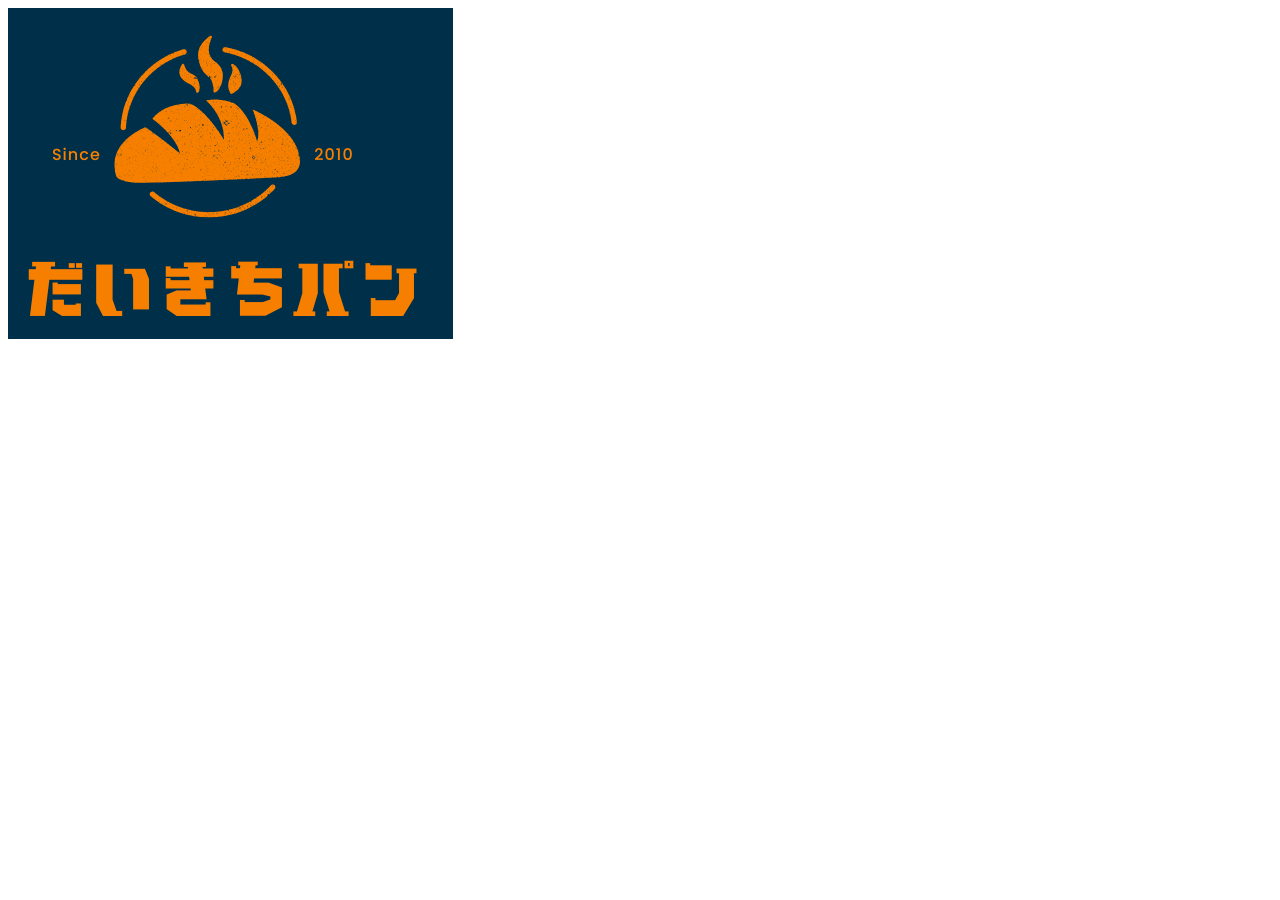
<file: index.html>
<html lang="en">
<head>
  <meta charset="UTF-8">
  <meta http-equiv="X-UA-Compatible" content="IE=edge">
  <meta name="viewport" content="width=device-width, initial-scale=1.0">
  <title>だいきちパン｜ホーム</title>
</head>
<body>
  <header>
    <div class="header-inner">
      <img src="imgs/logo-header.png" alt="">
    </div>
  </header>
  <main>

  </main>
  <footer>

  </footer>
</body>
</html>
</file>
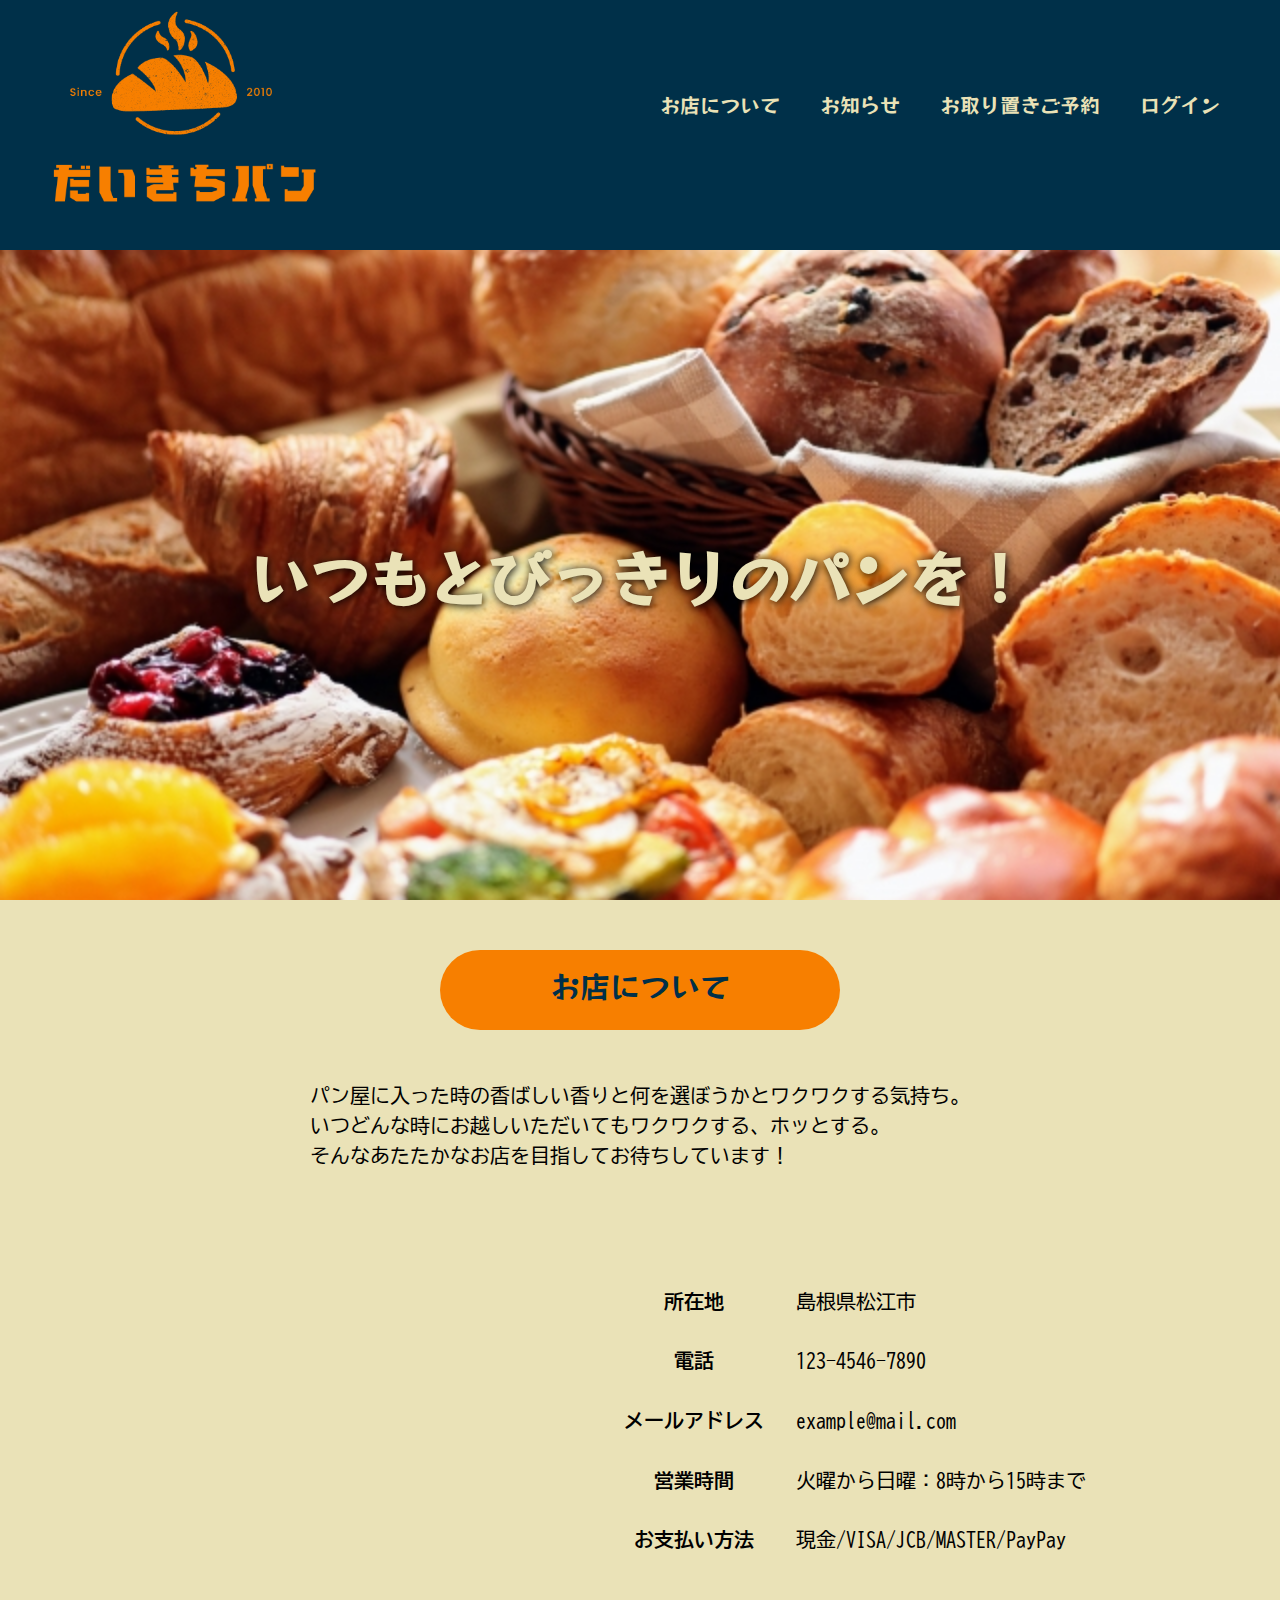
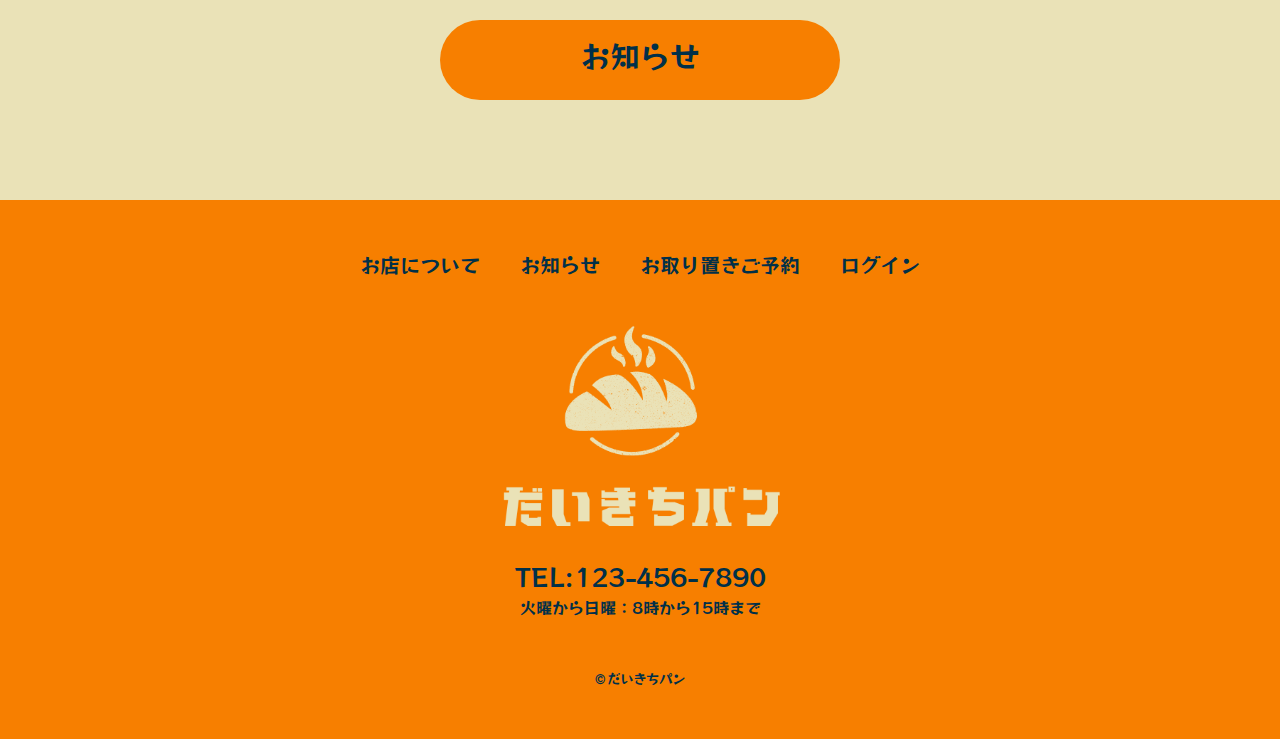
<file: a.html>
<html lang="ja">
<head>
  <meta charset="UTF-8">
  <meta http-equiv="X-UA-Compatible" content="IE=edge">
  <meta name="viewport" content="width=device-width, initial-scale=1.0">
  <meta name="description" content="美味しいパンを提供しています。">
  <link href="./css/common.css" rel="stylesheet">
  <link href="./css/index.css" rel="stylesheet">
  <link rel="preconnect" href="https://fonts.googleapis.com">
  <link rel="preconnect" href="https://fonts.gstatic.com" crossorigin>
  <link href="https://fonts.googleapis.com/css2?family=RocknRoll+One&display=swap" rel="stylesheet">
  <link rel="preconnect" href="https://fonts.googleapis.com">
  <link rel="preconnect" href="https://fonts.googleapis.com">
<link rel="preconnect" href="https://fonts.gstatic.com" crossorigin>
<link href="https://fonts.googleapis.com/css2?family=BIZ+UDGothic&display=swap" rel="stylesheet">
<link rel="preconnect" href="https://fonts.gstatic.com" crossorigin>
  <title>だいきちパン｜ホーム</title>
</head>
<body>
  <header>
    <div class="header-inner">
      <a href="./index.php" class="header-logo">
        <img src="imgs/logo-header.png" alt="daikichipan" class="header-logo-img">
      </a>
      <button class="toggle-menu-button"></button>
      <div class="header-site-menu">
        <nav class="site-menu">
          <ul>
            <li><a href="#shop-info"> お店について</a></li>
            <li><a href="#shop-news">お知らせ</a></li>
            <li><a href="reserve.php"> お取り置きご予約</a></li>
            <li><a href="login.php">ログイン</a></li>
          </ul>
        </nav>
      </div>
    </div>
  </header>
  <main>
    <div class="first-view">
      <div class="first-view-text">
        <h1>いつもとびっきりのパンを！</h1>
      </div>
    </div>
    <div class="button-area">
      <a href="" class="link-button" id="shop-info">お店について</a>
    </div>
      <div class="lead">
        <p>パン屋に入った時の香ばしい香りと何を選ぼうかとワクワクする気持ち。<br>いつどんな時にお越しいただいてもワクワクする、ホッとする。<br>そんなあたたかなお店を目指してお待ちしています！</p>
      </div>
      <div class="access" >
        <div class="map">
          <iframe src="https://www.google.com/maps/embed?pb=!1m18!1m12!1m3!1d3249.6267519300072!2d133.06170701512488!3d35.464033849460755!2m3!1f0!2f0!3f0!3m2!1i1024!2i768!4f13.1!3m3!1m2!1s0x355704e4bb24addb%3A0x1ba36a3a6ca73e9b!2z5p2-5rGf6aeF!5e0!3m2!1sja!2sjp!4v1684622452724!5m2!1sja!2sjp" width="400" height="300" style="border:0;" allowfullscreen="" loading="lazy" referrerpolicy="no-referrer-when-downgrade"></iframe>
        </div>
        <table class="address">
          <tr>
            <th>所在地</td>
            <td>島根県松江市</td>
          </tr>
          <tr>
            <th>電話</td>
            <td>123-4546-7890</td>
          </tr>
          <tr>
            <th>メールアドレス</td>
            <td>example@mail.com</td>
          </tr>
          <tr>
            <th>営業時間</td>
            <td>火曜から日曜：8時から15時まで</td>
          </tr>
          <tr>
            <th>お支払い方法</td>
            <td>現金/VISA/JCB/MASTER/PayPay</td>
          </tr>

        </table>
      </div>
      <div class="button-area">
      <a href="" class="link-button" id="shop-news">お知らせ</a>
    </div>
    <div class="news-text">
    </div>
  </main>
  <footer>
  <nav class="site-menu">
            <ul>
            <li><a href="#shop-info"> お店について</a></li>
            <li><a href="#shop-news">お知らせ</a></li>
            <li><a href="reserve.php"> お取り置きご予約</a></li>
            <li><a href="login.php">ログイン</a></li>
            </ul>
          </nav>
          <a href="index.php">
            <img src="./imgs/logo-footer.png" alt="daikichipan" class="footer-logo-img">
          </a>
          <p class="footer-tel">TEL:123-456-7890</p>
          <p class="footer-time">火曜から日曜：8時から15時まで</p>
          <p class="copyright"><small>&copy;だいきちパン</small></p>

  </footer>
  <script src="./js/common.js"></script>
</body>
</html>
</file>
<file: css/common.css>
@charset "utf-8";

*,
::before,
::after{
  padding: 0;
  margin: 0;
}

html {
  scroll-behavior: smooth;
}

body {
  font-family: sans-serif;
  font-size: 16px;
  color: #000;
  line-height: 1.5;
  background-color: #EAE2B7;
}
a {
  color: inherit;
  text-decoration: none;
}

p {
  font-family: 'BIZ UDGothic', sans-serif;}

header {
  background-color: #003049;
  height: 250px;
}
.header-inner {
  padding-top: 50px;
  max-width: 1200px;
  height: 110px;
  margin-left: auto;
  margin-right: auto;
  display: flex;
  justify-content: space-between;
  align-items: center;
}

.header-site-menu>nav>ul>li>a {
  color: #EAE2B7;
}

.site-menu>ul {
  display: flex;
}

.site-menu>ul>li {
  list-style: none;
  margin-left: 20px;
  margin-right: 20px;
}

.site-menu>ul>li>a {
  font-family: 'RocknRoll One', sans-serif;
  font-size: 20px;
}

.site-menu>ul>li>a:hover {
  color: #FCBF49;
}


.toggle-menu-button {
  display: none;
}

.header-logo-img {
  width: 300px;
}

.footer-logo-img {
  width: 300px;    
  margin-top: 40px;
}

footer {
  background-color: #F77F00;
  display: flex;
  flex-direction: column;
  font-family: 'RocknRoll One', sans-serif;
  align-items: center;
  color: #003049;
  padding-top: 50px;
}

.footer-tel {
  font-size: 25px;
  margin-top: 25px;
  font-family: 'RocknRoll One', sans-serif;
}

.footer-time {
  font-family: 'RocknRoll One', sans-serif;
}

.copyright {
  margin-top: 50px;
  margin-bottom: 50px;
  font-family: 'RocknRoll One', sans-serif;
}

@media (max-width:800px) {
  .site-menu ul {
    display: block;
    text-align: center;
  }

  header {
    position: fixed;
    top: 0;
    left: 0;
    right: 0;
    height: 200px;
    background-color: #003049;
    z-index: 10;
    box-shadow: 0 3px 6px rgba(0,0,0,0.1);
  }

  .header-logo-img {
    width: 180px;
  }

  .toggle-menu-button {
    display: block;
    width: 100px;
    height: 100px;
    background-image:url(../imgs/list.svg);
    fill:#F77F00;

    background-position: center;
    background-size: 50%;
    background-repeat: no-repeat;
    border: none;
    background-color: inherit;
  }

  .header-inner {
    padding-left: 20px;
    padding-right: 20px;
    position: relative;
  }
  
  .header-logo {
    width: 100%;
  }

  .header-site-menu {
    position: absolute;
    top: 100%;
    left: 0;
    right: 0;
    background-color: #F77F00;
    margin-top: 40px;
    padding-bottom: 20px;
    padding-top: 20px;
    display: none;
  }
  
  .header-site-menu.is-show {
    display: block;
  }

  main {
    padding-top: 150px;
    padding-bottom: 50px;
  }

  footer {
    padding-top: 20px;
  }

  .footer-logo-img {
    margin-top: 20px;
  }

  footer>p{
    font-family: 'RocknRoll One', sans-serif;

  }
  .copyright {
    margin-top: 20px;
    margin-bottom: 20px;
  }
}
</file>
<file: css/index.css>
@charset "utf8";

.first-view {
  height: calc(100vh - 250px);
  background-image: url(../imgs/bg-main.jpg);
  background-repeat: no-repeat;
  background-position: center center;
  background-size: cover;
  display: flex;
  align-items: center;
}

.first-view-text {
  margin-right: auto;
  margin-left: auto;
  font-size: 30px;
  font-family: 'RocknRoll One', sans-serif;
  color: #EAE2B7;
  text-shadow: 1px 1px 10px #000;
}

.access {
  display: flex;
  justify-content: center;
  margin-top: 50px;
  /* padding-left:220px ; */
}

.address tr{
  height: 50px;
}

.button-area {
  display:flex;
  justify-content: center;
}

.link-button {
  color: #003049;
  background-color: #f77f00;
  height: 80px;
  width: 400px;
  text-align: center;
  font-family: 'RocknRoll One', sans-serif;
  font-size: 30px;
  line-height: 70px;
  border-radius: 50px;
  margin-top: 50px;
  text-align: center;
}

.lead {
  line-height: 1.5;
  font-size: 20px;
  padding-top: 50px;
  padding-bottom: 50px;
  display:flex;
  justify-content: center;

}
th {
  width: 200px;
}

table {
  font-family: 'BIZ UDGothic', sans-serif;  
  font-size: 20px;
}

.news-text {
  padding-top: 50px;
  padding-bottom: 50px;
}
</file>
